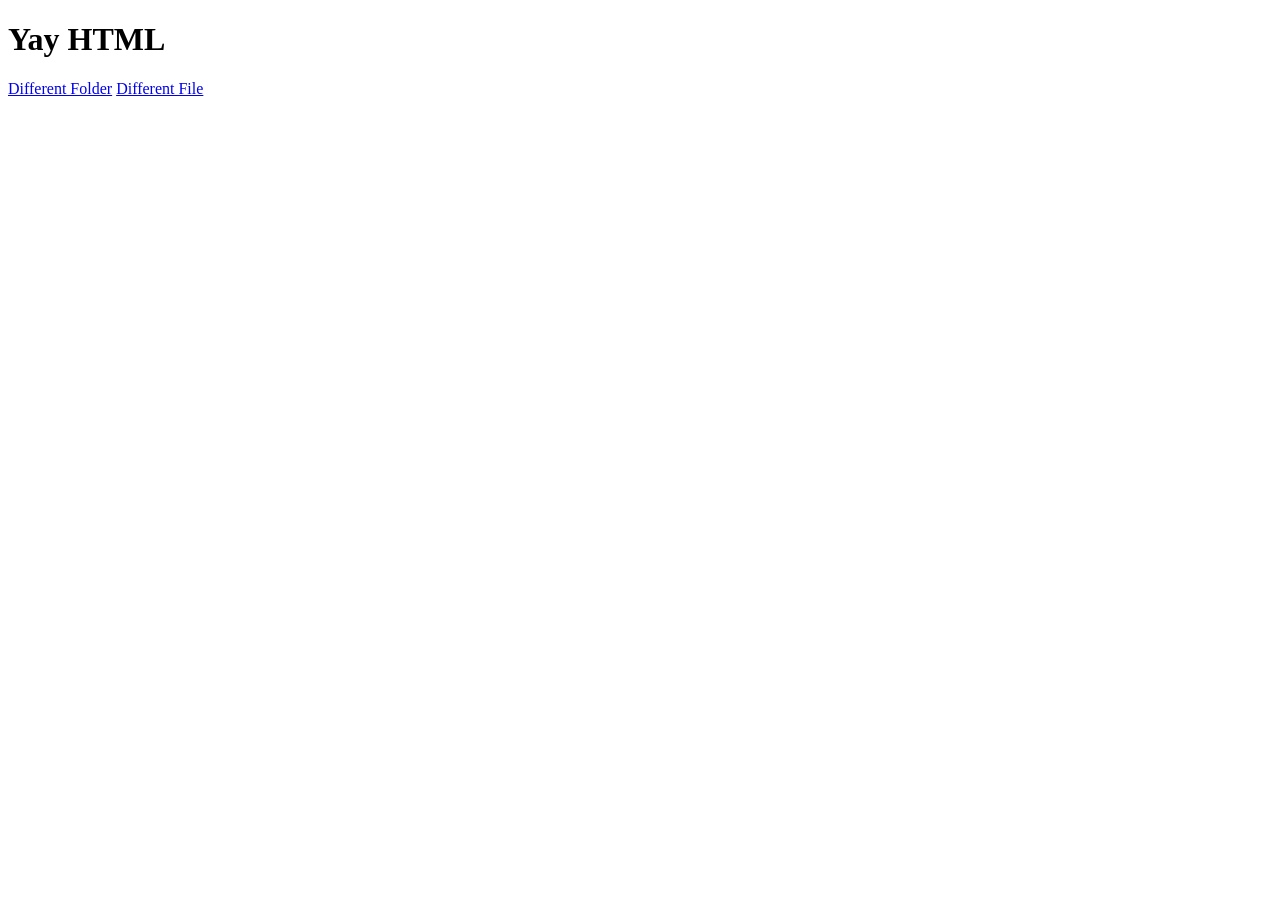
<file: index.html>
<!DOCTYPE html>
<html lang="en">
<head>
    <meta charset="UTF-8">
    <meta name="viewport" content="width=device-width, initial-scale=1.0">
    <title>art-109</title>
</head>
<body>
    <h1>Yay HTML</h1>
    <a href="/art-109/tutorials/01-html/different-folder.html">Different Folder</a>
    <a href="/art-109/tutorials/01-html/different-file.html">Different File</a>
</body>
</html>
</file>
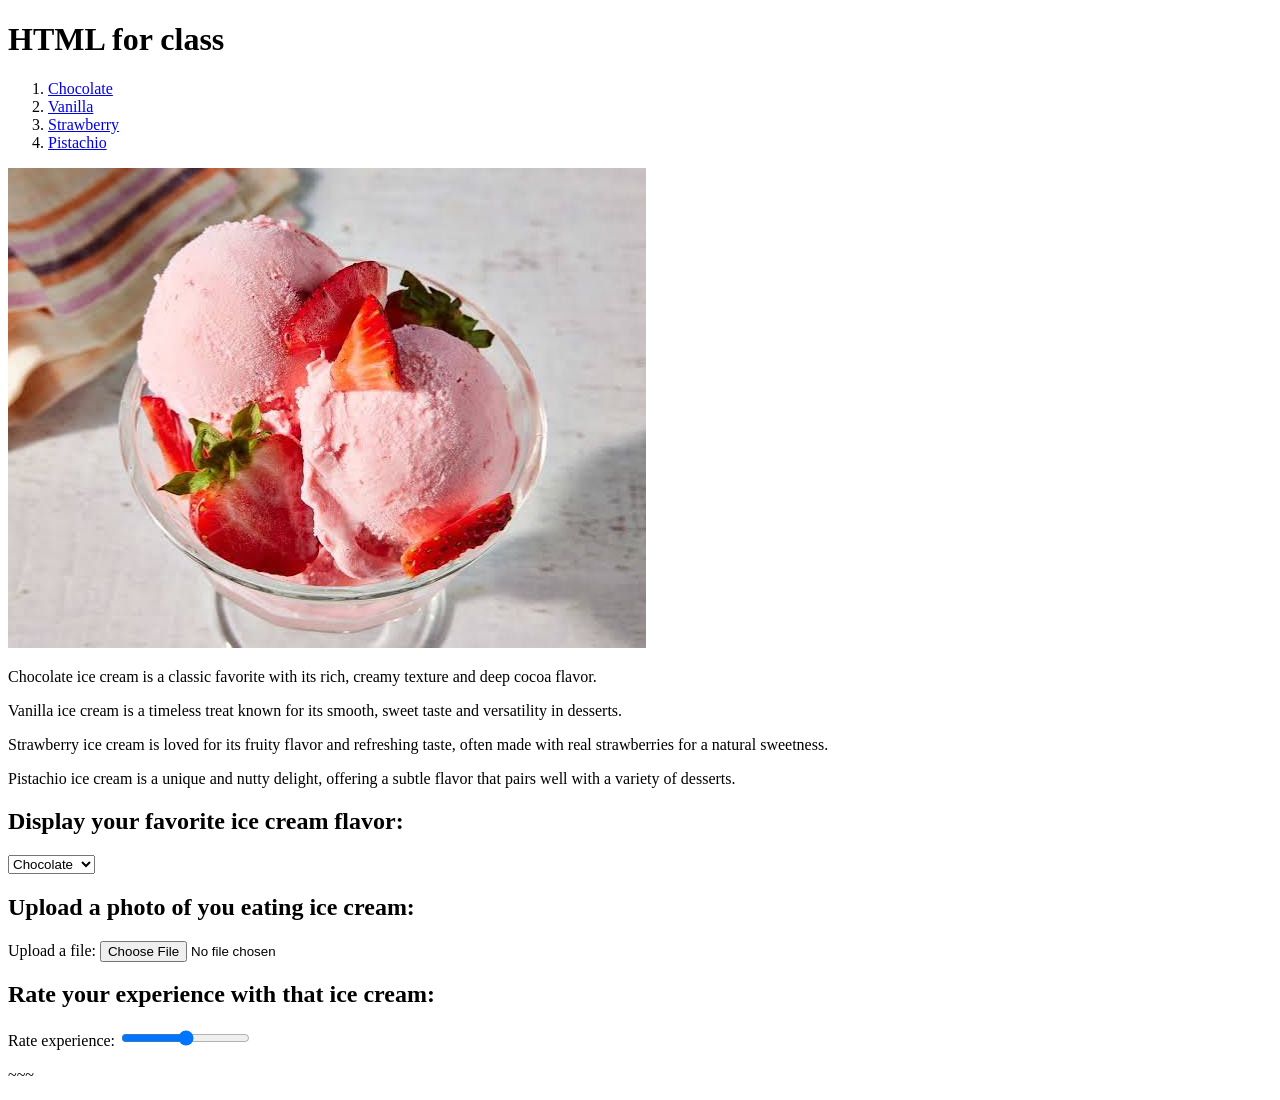
<file: 02-html/index.html>
<!DOCTYPE html>
<html lang="en">
<head>
    <meta charset="UTF-8">
    <meta name="viewport" content="width=device-width, initial-scale=1.0">
    <title>HTML Tutorial</title>
    <meta name="description" content="class tutorials">
</head>
<body>
    <header>
        <h1>HTML for class</h1>
        <nav>
            <ol>
               <li><a href="#Chocolate">Chocolate</a></li>
               <li><a href="#Vanilla">Vanilla</a></li>
               <li><a href="#Strawberry">Strawberry</a></li>
               <li><a href="#Pistachio">Pistachio</a></li>
            </ol>
        </nav>
        <div>
            <img src="images/ice cream.jpg" alt="Ice Cream">
        </div>
    </header>
    <main>
        <section id="Chocolate">
            <p>Chocolate ice cream is a classic favorite with its rich, creamy texture and deep cocoa flavor.</p>
        </section>
        <section id="Vanilla">
            <p>Vanilla ice cream is a timeless treat known for its smooth, sweet taste and versatility in desserts.</p>
        </section>
        <section id="Strawberry">
            <p>Strawberry ice cream is loved for its fruity flavor and refreshing taste, often made with real strawberries for a natural sweetness.</p>
        </section>
        <section id="Pistachio">
            <p>Pistachio ice cream is a unique and nutty delight, offering a subtle flavor that pairs well with a variety of desserts.</p>
        </section>
    </main>
    <h2>Display your favorite ice cream flavor:</h2>
    <select>
        <option value="Chocolate">Chocolate</option>
        <option value="Vanilla">Vanilla</option>
        <option value="Strawberry">Strawberry</option>
        <option value="Pistachio">Pistachio</option>
    </select>
    <h2>Upload a photo of you eating ice cream:</h2>
        <label for="myfile">Upload a file:</label> 
        <input type="file" id="myfile" name="myfile">
    <h2>Rate your experience with that ice cream:</h2>
    <form>
        <label for="experience">Rate experience:</label>
        <input type="range" id="experience" name="experience" min="1" max="5">
    </form>
    <footer>
        <p>~~~</p>
    </footer>
</body>
</html>
</file>
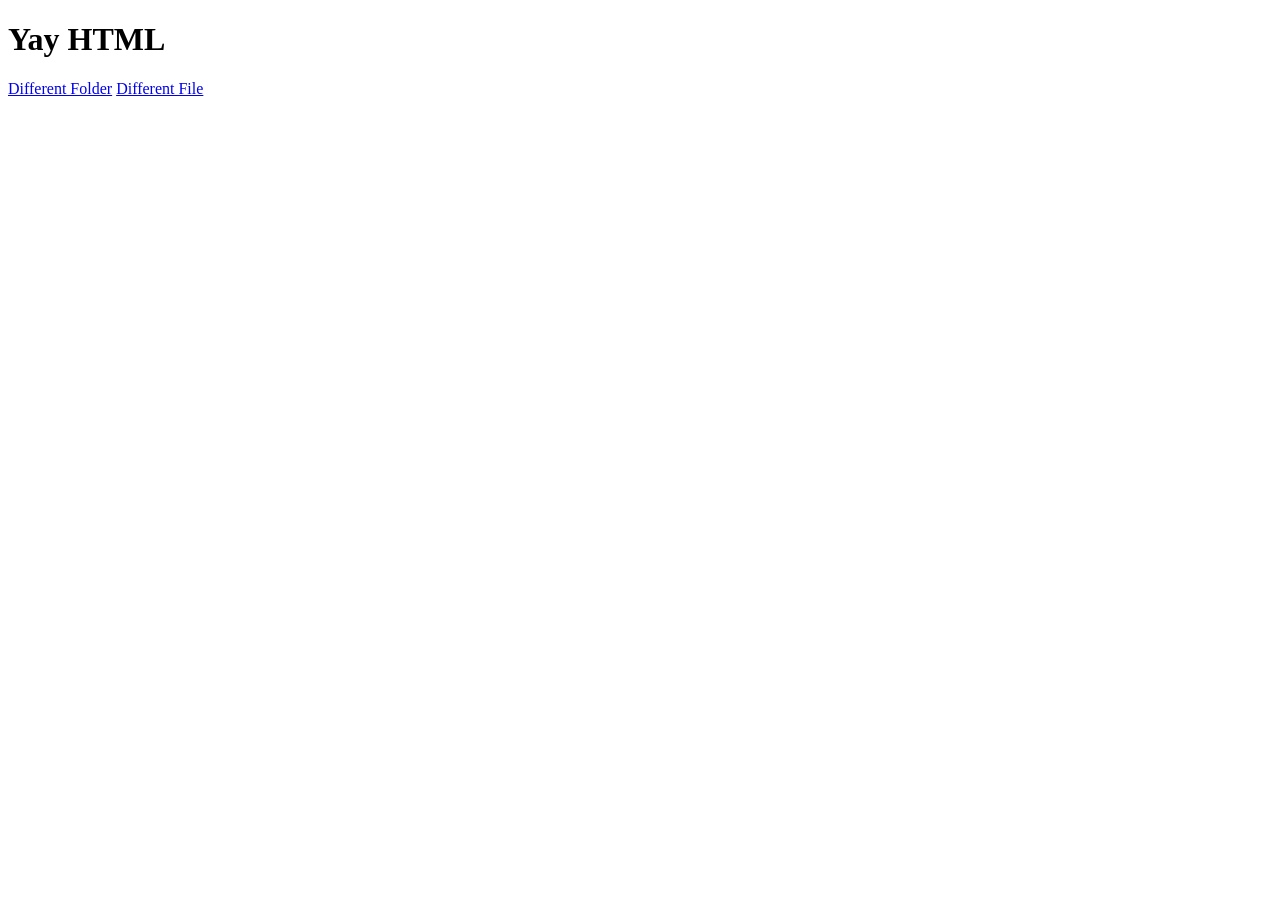
<file: tutorials/01-html/index.html>
<!DOCTYPE html>
<html lang="en">
<head>
    <meta charset="UTF-8">
    <meta name="viewport" content="width=device-width, initial-scale=1.0">
    <title>Tutorial 0</title>
</head>
<body>
    <h1>Yay HTML</h1>
    <a href="different-folder.html">Different Folder</a>
    <a href="different-file.html">Different File</a>
</body>
</html>
</file>
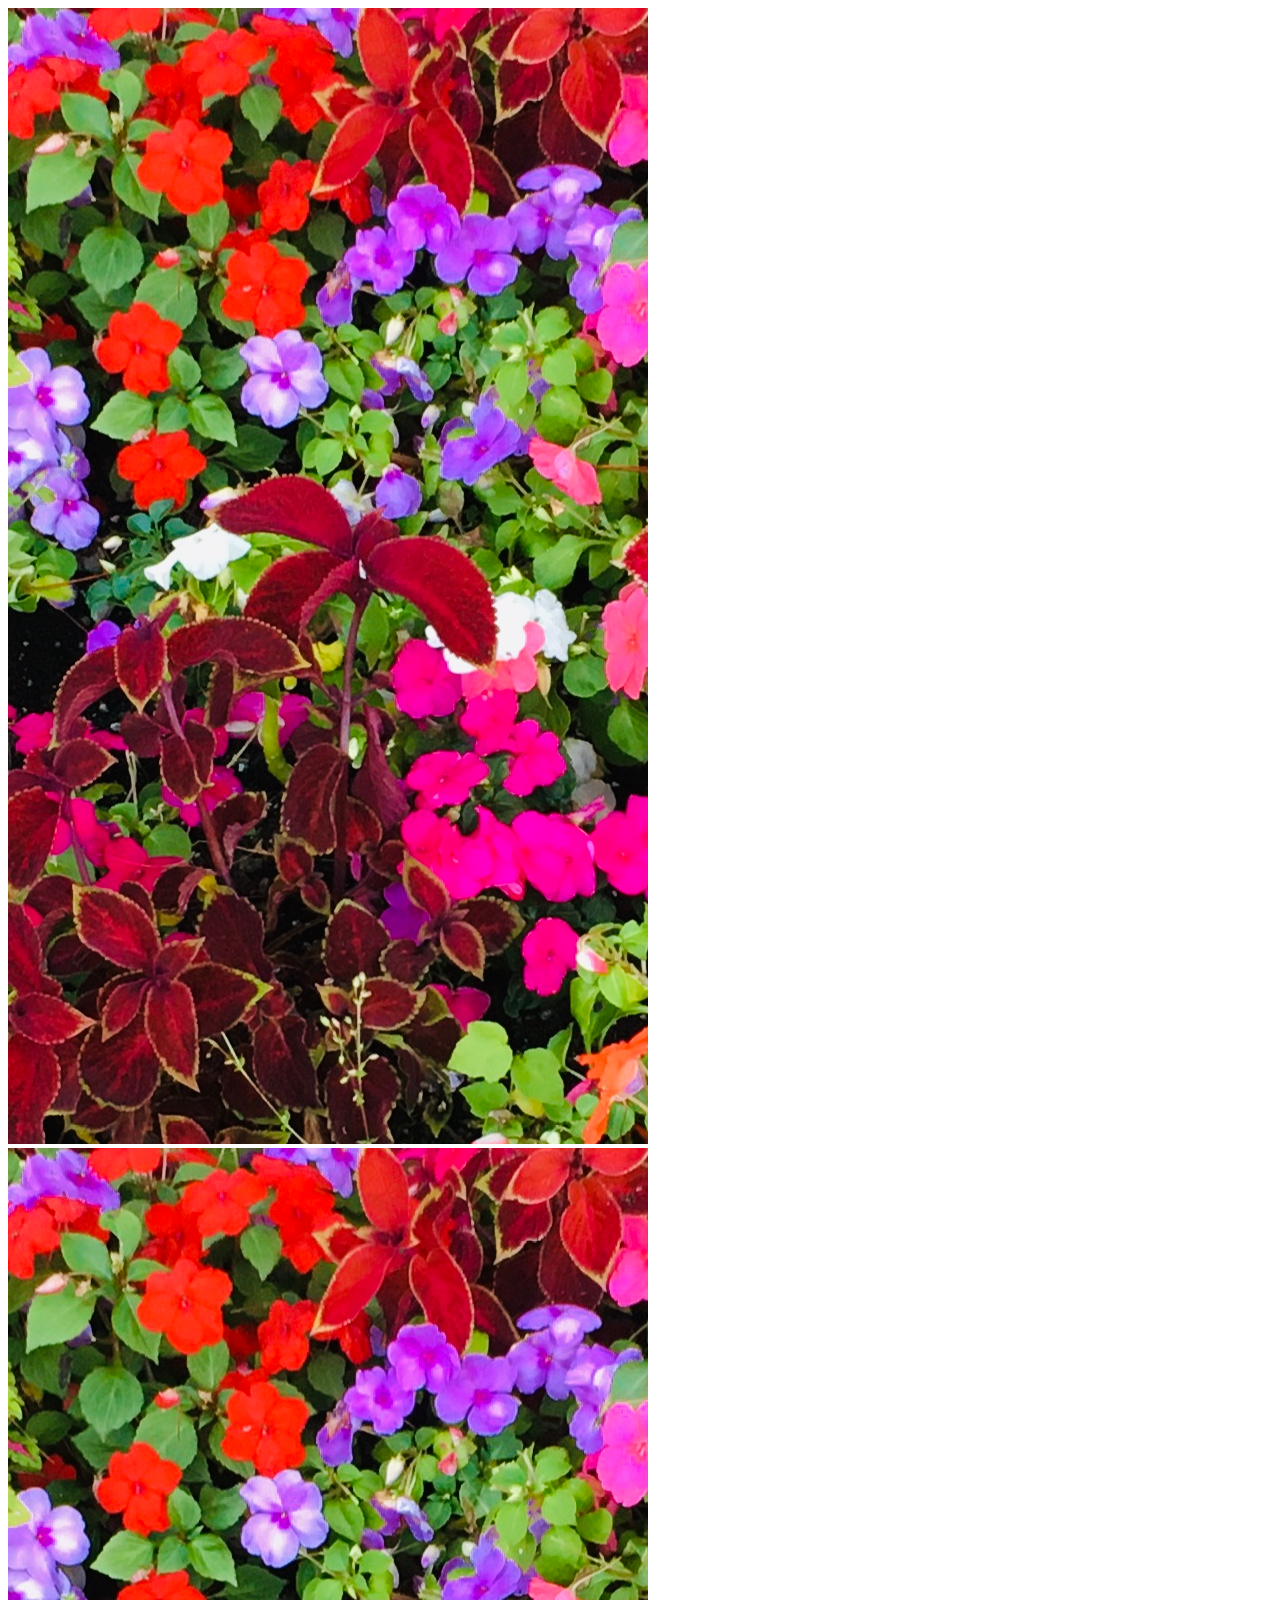
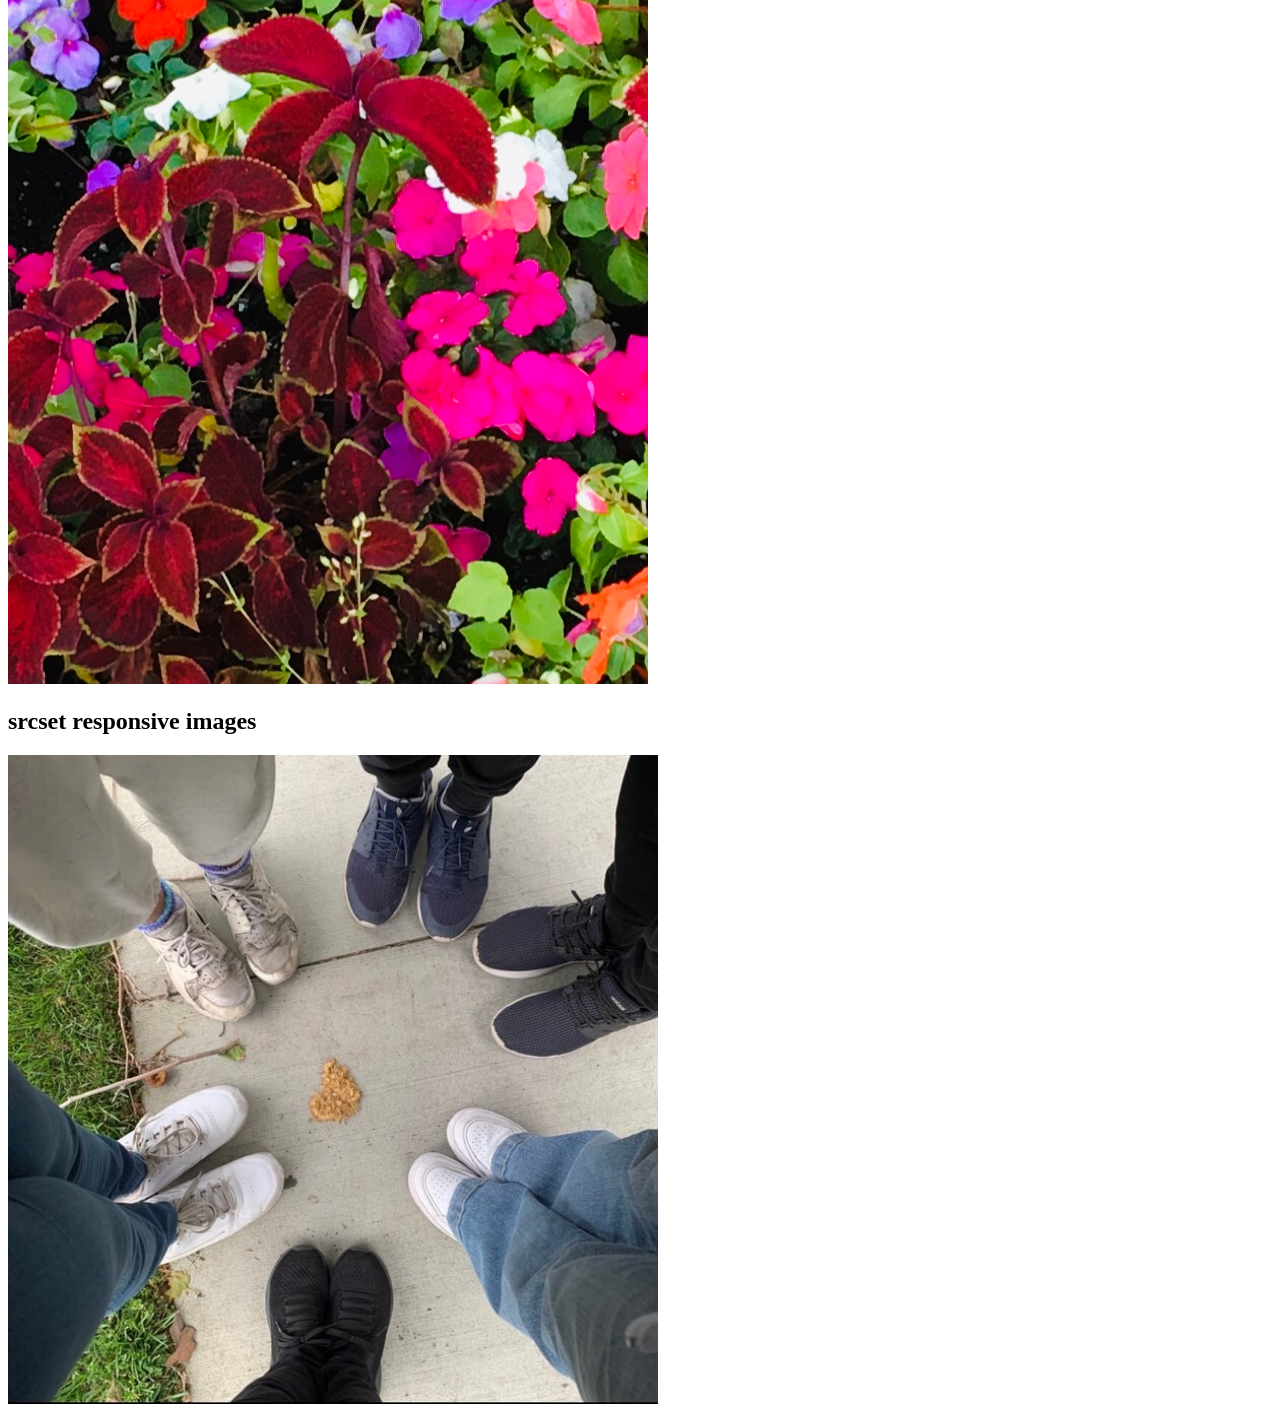
<file: tutorials/01b-html/index.html>
<!DOCTYPE html>
<html lang="en">
<head>
    <meta charset="UTF-8">
    <meta name="viewport" content="width=device-width, initial-scale=1.0">
    <title>Images</title>
</head>
<body>
    <section>
     <div>   
        <img src="images/flowers.jpeg" alt="Colorful Flowers">
     </div>
      <div>   
        <img src="images/flowers.jpeg" alt="Colorful Flowers">
     </div>
    </section>
    <section>
        <h2>srcset responsive images</h2>
        <img src="images/Shoes 640 fallback.jpeg" width=650 alt="Friends in a circle"
        srcset="images/Shoes 1920.jpeg 1920w,
        images/Shoes 1280.jpeg 1280w,
        images/Shoes 640.jpeg 640w">
    </section>
</body>
</html>
</file>
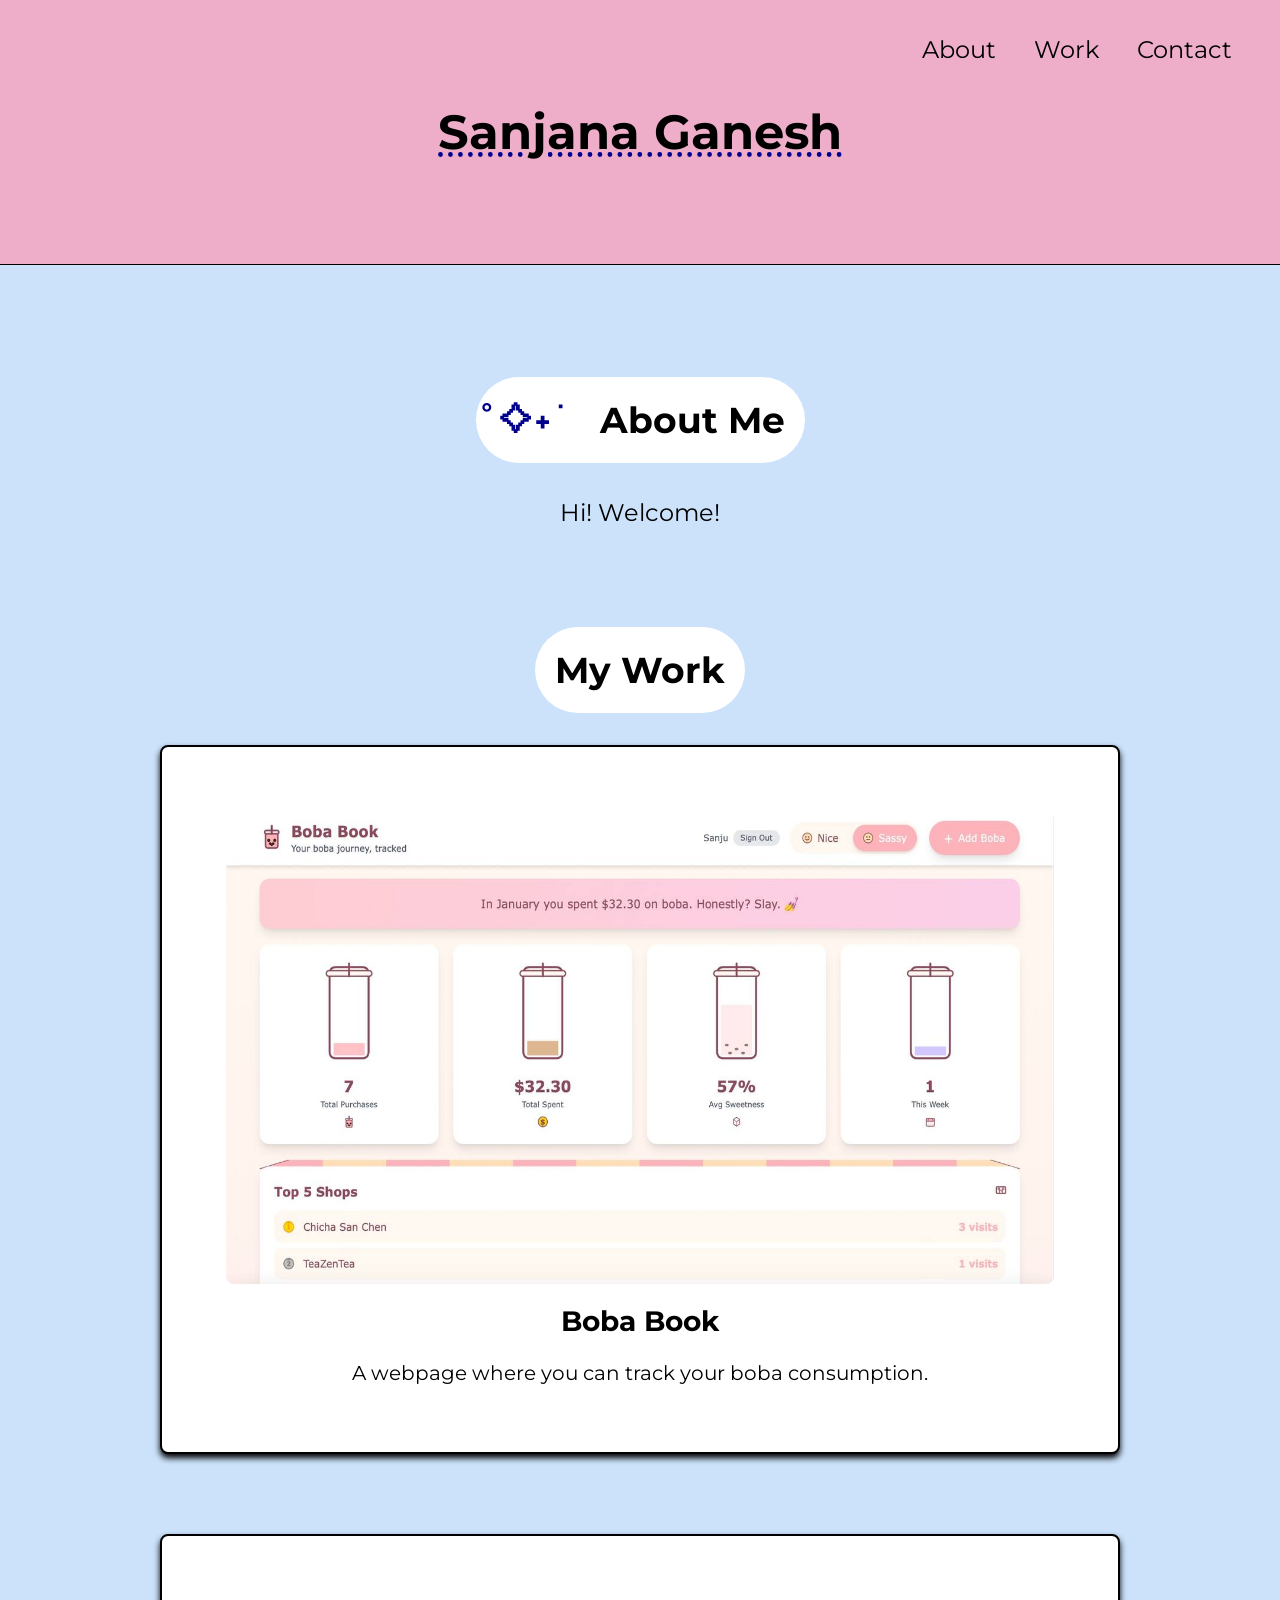
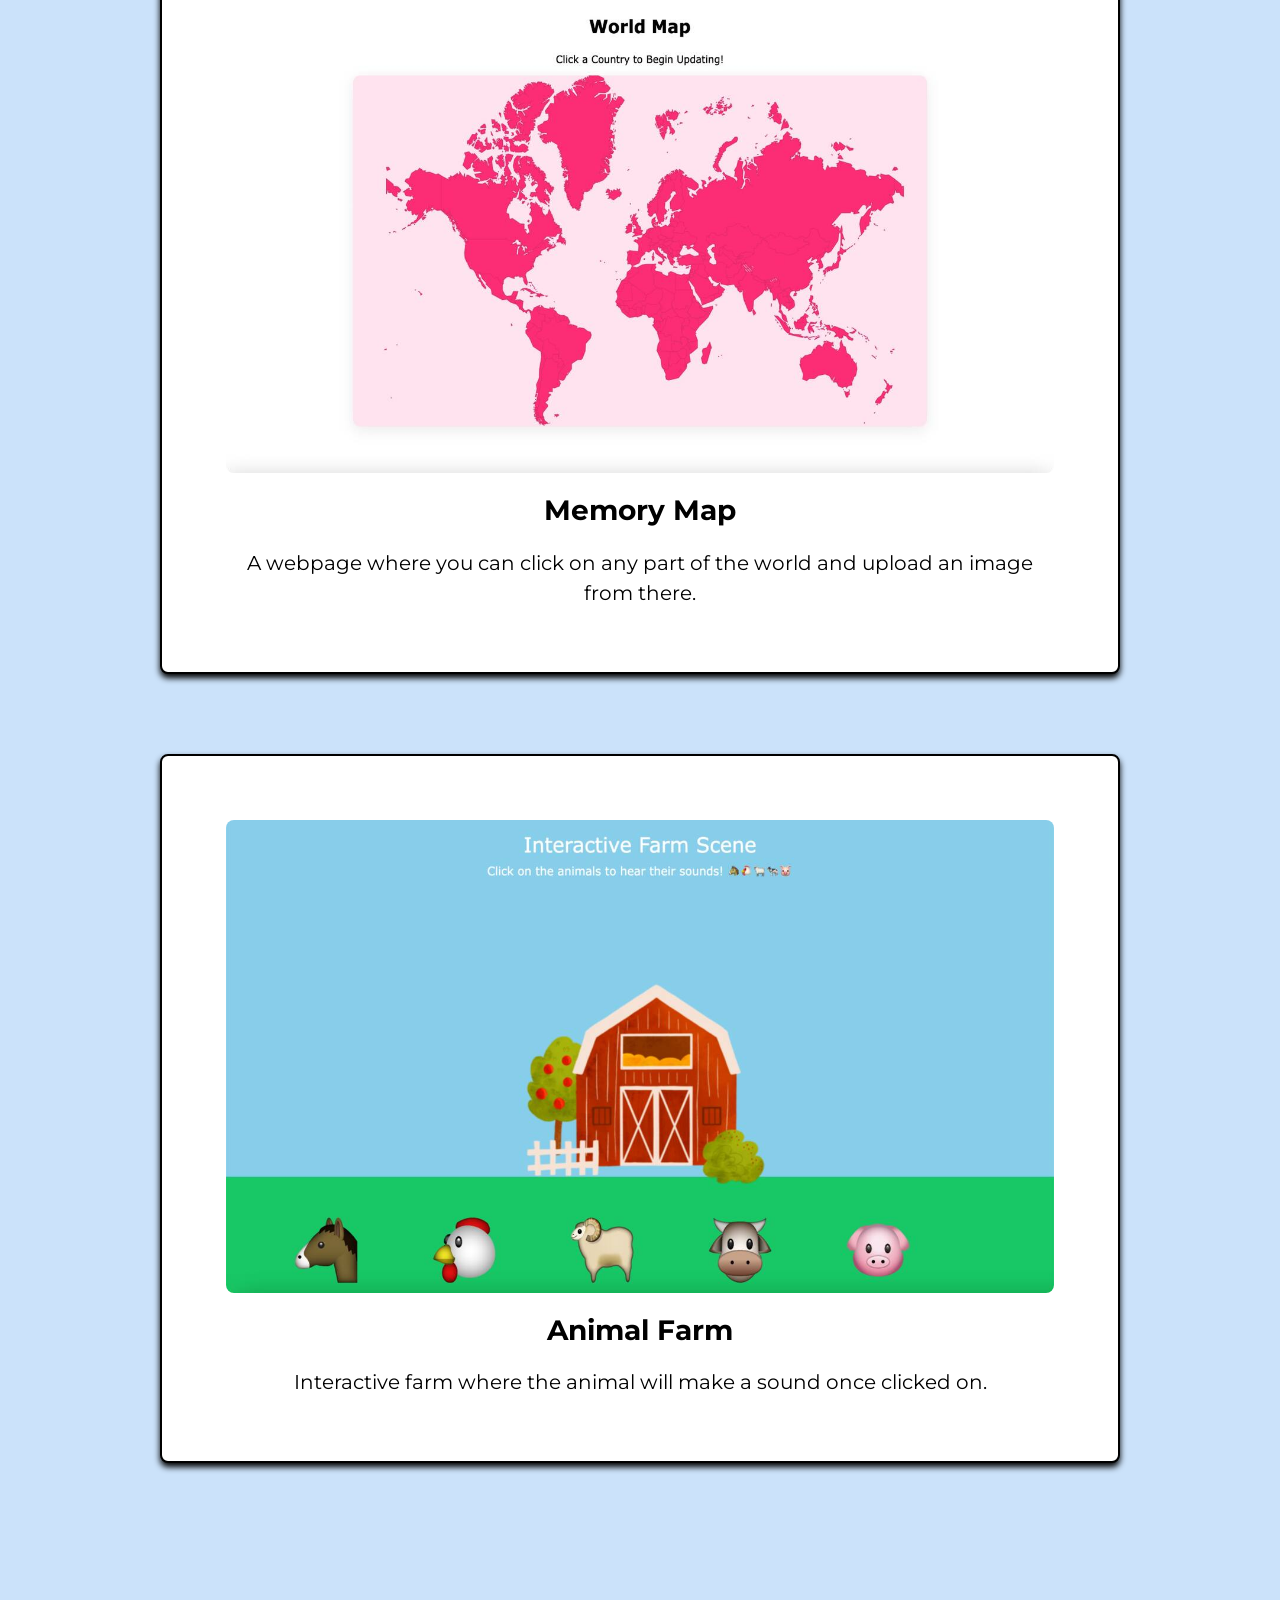
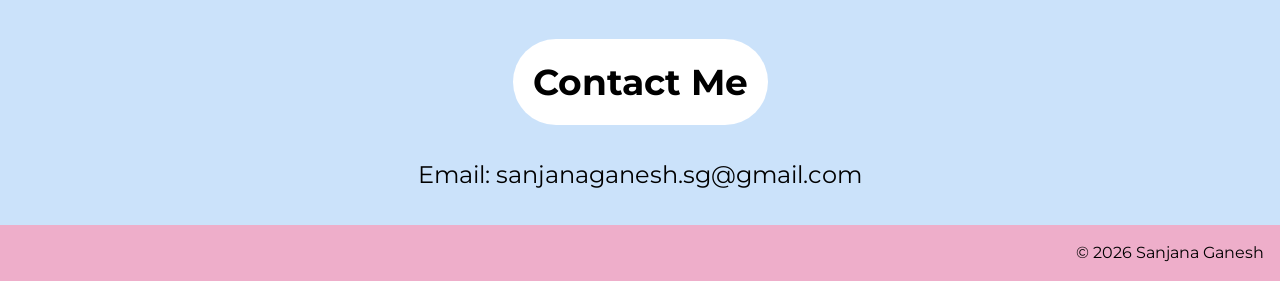
<file: tutorials/2-css/03-css-single-page-portfolio/index.html>
<!DOCTYPE html>
<html lang="en">

<head>
    <meta charset="UTF-8">
    <meta name="viewport" content="width=device-width, initial-scale=1.0">
    <title>Sanjana's Portfolio</title>
    <link rel="preconnect" href="https://fonts.googleapis.com">
    <link rel="preconnect" href="https://fonts.gstatic.com" crossorigin>
    <link href="https://fonts.googleapis.com/css2?family=Montserrat:ital,wght@0,100..900;1,100..900&display=swap"
        rel="stylesheet">
    <link rel="stylesheet" href="css/style.css">
</head>

<body>
    <header>
        <nav>
            <a href="#about-section">About</a>
            <a href="#portfolio-section">Work</a>
            <a href="#contact-section">Contact</a>
        </nav>
        <h1>Sanjana Ganesh</h1>
    </header>
    <main>
        <section class="about-section" id="about-section">
            <div class="about-content">
                <h2><span class="accent-1">˚⟡˖ ࣪ </span>&nbsp;&nbsp;About Me&nbsp;&nbsp;</h2>
                <p>Hi! Welcome!</p>
            </div>
        </section>
        <section class="portfolio-section" id="portfolio-section">
            <h2>&nbsp;&nbsp;My Work&nbsp;&nbsp;</h2>
            <div class="portfolio-content">
                <div class="portfolio-item">
                    <img src="images/boba-book.jpg" alt="Boba Tracker Webpage">
                    <h3>Boba Book</h3>
                    <p>A webpage where you can track your boba consumption.</p>
                </div>
                <div class="portfolio-item">
                    <img src="images/memory-map.jpg" alt="Clickable Map of the World">
                    <h3>Memory Map</h3>
                    <p>A webpage where you can click on any part of the world and upload an image from there.</p>
                </div>
                <div class="portfolio-item">
                    <img src="images/animal-farm.jpg" alt="Clicakble Animals in a Farm">
                    <h3>Animal Farm</h3>
                    <p>Interactive farm where the animal will make a sound once clicked on.</p>
                </div>
            </div>
        </section>
        <section class="contact-section" id="contact-section">
            <div class="contact-content">
                <h2>&nbsp;&nbsp;Contact Me&nbsp;&nbsp;</h2>
                <p>Email: sanjanaganesh.sg@gmail.com</p>
            </div>
        </section>
    </main>
    <footer>
        <p>&copy; 2026 Sanjana Ganesh</p>
    </footer>
</body>

</html>
</file>
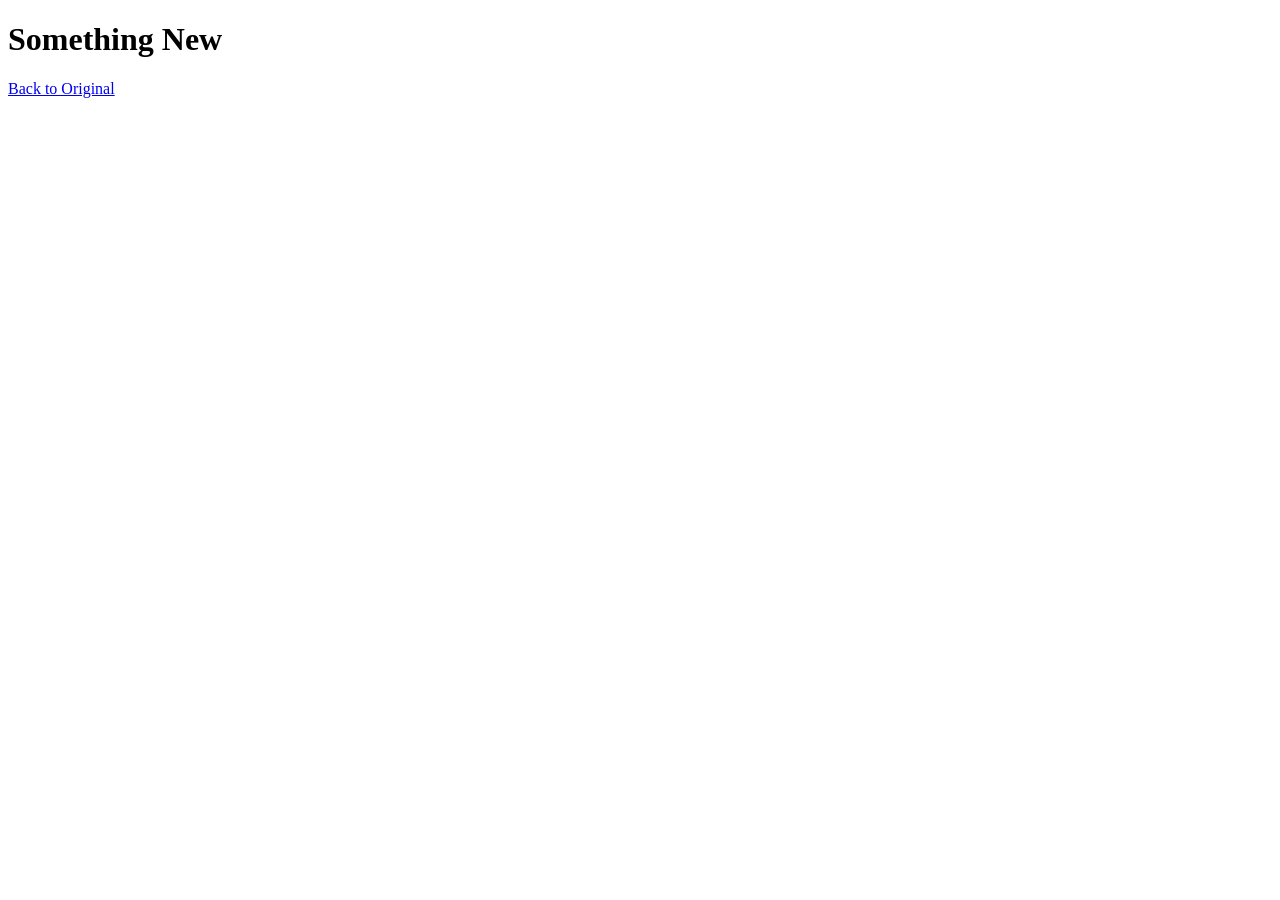
<file: tutorials/01-html/different-file.html>
<!DOCTYPE html>
<html lang="en">
<head>
    <meta charset="UTF-8">
    <meta name="viewport" content="width=device-width, initial-scale=1.0">
    <title>Different File</title>
</head>
<body>
    <h1>Something New</h1>
    <a href="index.html">Back to Original</a>
</body>
</html>
</file>
<file: tutorials/2-css/03-css-single-page-portfolio/css/style.css>
/* ~~~~~~~~~~~~Color palette~~~~~~~~~~~~ */

:root {
--bg-color-1: #EEAECA;
--bg-color-2: #cbe2fa;
--font: "Montserrat", sans-serif;
--accent-1: #00008b;
--accent-2: #fff;
--dark: #fffafa;
}

/* ~~~~~~~~~~~~CSS resets~~~~~~~~~~~~ */
* {
  margin: 0;
  padding: 0;
}

/* ~~~~~~~~~~~~User font size preferences~~~~~~~~~~~~ */
html {
  font-size: 100%;
}

/* ~~~~~~~~~~~~General CSS~~~~~~~~~~~~ */

html {
  scroll-behavior: smooth;
}

body {
  background-color: var(--bg-color-2);
  font-family: var(--font);
  font-size: 1.5rem;
  line-height: 1.5;
  text-align: center;
}

@media (max-width: 700px){
  body {
    font-size: 1.3;
  }
}

header {
  padding: 6rem;
  margin-bottom: 3rem;
  background: var(--bg-color-1);
  color: black;
  border-bottom: #000 1px solid;
  text-align: center;
}

@media (max-width: 700px){
  header {
    padding-left: 2rem;
  }
}

header h1 {
  font-size: 3rem;
  text-decoration-line: underline;
  text-decoration-style: dotted;
  text-decoration-color: var(--accent-1);
}

nav {
  position: absolute;
  right: 2rem;
  top: 2rem;
}

nav a {
  text-decoration: none;
  color: #000;
  display: inline-block;
  margin: 0 1rem;
  transition: background-color .5s ease;
}

nav a:hover {
  background-color:var(--accent-1)
}

@media (max-width: 750px){
  nav a {
    margin: 0 .5rem;
  }
}

main {
  margin: 0;
}

@media (max-width: 850px) {
  main {
    margin: 2rem
  }
}

@media (max-width: 600px) {
  main {
    margin: 2rem
  }
}

.about-section,
.portfolio-section,
.contact-section {
  margin-bottom: 5rem;
}

.about-section,
.portfolio-section,
.contact-section {
  max-width: 60rem;
  margin: 0 auto;
  padding: 2rem 0;
}

.about-section h2,
.portfolio-section h2,
.contact-section h2 {
  margin: 2rem 0;
  padding: 1rem 0;
  background-color: var(--accent-2);
  border-radius: 3rem;
  display: inline-block;
}

.portfolio-item {
  margin-bottom: 5rem;
  background-color: var(--accent-2);
  padding: 4rem;
  border: 2px #000 solid;
  border-radius: 0.5rem;
  box-shadow: 0px 4px 6px rgb(0, 0, 0);
}

@media (max-width: 800px){
  .portfolio-item{
    padding: 3rem;
  }
}

@media (max-width: 650px){
  .portfolio-item{
    padding: 2rem;
  }
}

.portfolio-item img {
  max-width: 100%;
  margin: 0 auto;
  display: block;
  border-radius: 0.5rem;
}

.portfolio-item h3 {
  margin: 1rem 0;
}

.portfolio-item p {
  font-size: 1.25rem;
}

.about-section {
  background-color: var(--bg-color-2);
}

.portfolio-section {
  background-color: var(--bg-color-2);
}

footer {
  background: #EEAECA;
  color: var(#000);
  padding: 1rem;
}

footer p {
  font-size: 1rem;
  text-align: end;
}


/* ~~~~~~~~~~~~Style classes~~~~~~~~~~~~ */

.accent-1{
  color: var(--accent-1)
}
</file>
